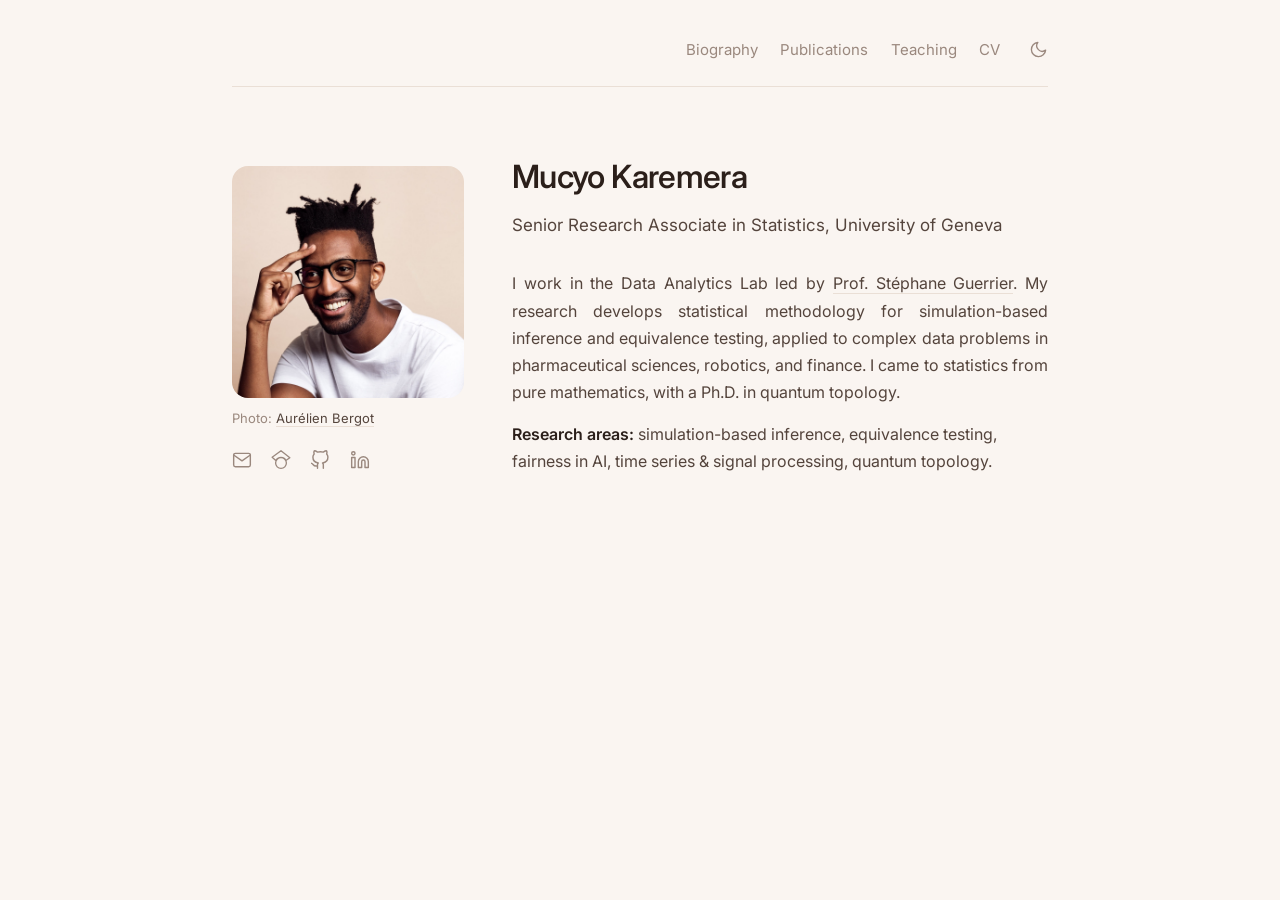
<file: index.html>
<!DOCTYPE html>
<html lang="en">
<head>
<meta charset="utf-8">
<meta name="viewport" content="width=device-width, initial-scale=1">
<title>Mucyo Karemera</title>
<meta name="description" content="Mucyo Karemera, Senior Research Associate in Statistics, University of Geneva.">
<link rel="preconnect" href="https://fonts.googleapis.com">
<link rel="preconnect" href="https://fonts.gstatic.com" crossorigin>
<link href="https://fonts.googleapis.com/css2?family=Inter:wght@300;400;500;600&display=swap" rel="stylesheet">
<link rel="icon" type="image/png" sizes="32x32" href="assets/favicon-32.png">
<link rel="icon" type="image/png" sizes="64x64" href="assets/favicon-64.png">
<link rel="apple-touch-icon" href="assets/apple-touch-icon.png">
<link rel="stylesheet" href="assets/style.css">
<script>try{localStorage.removeItem("theme");var t=sessionStorage.getItem("theme");if(t)document.documentElement.dataset.theme=t}catch(e){}</script>
<script src="assets/theme.js" defer></script>
<script>/* Pas de transition entre deux pages intérieures (seulement vers ou depuis l'accueil) */
addEventListener("pagereveal",function(e){if(!e.viewTransition||!window.navigation||!navigation.activation)return;
var a=navigation.activation,f=a.from&&a.from.url,t=a.entry&&a.entry.url;
function home(u){var p=new URL(u).pathname;return p.endsWith("/")||p.endsWith("/index.html")}
if(f&&t&&!home(f)&&!home(t))e.viewTransition.skipTransition()});</script>
</head>
<body>
<div class="wrap"><header class="top top-home"><span class="name name-ghost" aria-hidden="true">Mucyo Karemera</span><nav><a href="biography.html">Biography</a><a href="publications.html">Publications</a><a href="teaching.html">Teaching</a><a href="assets/Mucyo_Karemera_CV.pdf" target="_blank" rel="noopener">CV</a><button class="theme-toggle" type="button" title="Light / dark mode" aria-label="Toggle dark mode"><svg class="moon" viewBox="0 0 24 24" fill="none" stroke="currentColor" stroke-width="1.7" stroke-linecap="round" stroke-linejoin="round"><path d="M21 12.8A9 9 0 1 1 11.2 3a7 7 0 0 0 9.8 9.8z"/></svg><svg class="sun" viewBox="0 0 24 24" fill="none" stroke="currentColor" stroke-width="1.7" stroke-linecap="round" stroke-linejoin="round"><circle cx="12" cy="12" r="4"/><path d="M12 2v2M12 20v2M4.9 4.9l1.4 1.4M17.7 17.7l1.4 1.4M2 12h2M20 12h2M4.9 19.1l1.4-1.4M17.7 6.3l1.4-1.4"/></svg></button></nav></header><div class="home"><div class="hero"><div class="side"><figure class="photo"><img src="assets/portrait_carre.jpg" alt="Mucyo Karemera"><figcaption>Photo: <a href="https://www.aurelienbergot.com/">Aurélien Bergot</a></figcaption></figure><div class="icons"><a href="mailto:Mucyo.Karemera@unige.ch" title="Email"><svg viewBox="0 0 24 24" fill="none" stroke="currentColor" stroke-width="1.7" stroke-linecap="round" stroke-linejoin="round"><rect x="2" y="4" width="20" height="16" rx="2"/><polyline points="22,6 12,13 2,6"/></svg></a><a href="https://scholar.google.com/citations?hl=en&user=Ib6k-fgAAAAJ" title="Google Scholar"><svg viewBox="0 0 24 26" fill="none" stroke="currentColor" stroke-width="1.7" stroke-linecap="round" stroke-linejoin="round"><path d="M5.242 13.769L0.5 9.5 12 1l11.5 9-5.242 3.769C17.548 11.249 14.978 9.5 12 9.5c-2.977 0-5.548 1.748-6.758 4.269zM12 10a7 7 0 1 0 0 14 7 7 0 0 0 0-14z"/></svg></a><a href="https://github.com/mucyok" title="GitHub"><svg viewBox="0 0 24 24" fill="none" stroke="currentColor" stroke-width="1.7" stroke-linecap="round" stroke-linejoin="round"><path d="M9 19c-5 1.5-5-2.5-7-3m14 6v-3.87a3.37 3.37 0 0 0-.94-2.61c3.14-.35 6.44-1.54 6.44-7A5.44 5.44 0 0 0 20 4.77 5.07 5.07 0 0 0 19.91 1S18.73.65 16 2.48a13.38 13.38 0 0 0-7 0C6.27.65 5.09 1 5.09 1A5.07 5.07 0 0 0 5 4.77a5.44 5.44 0 0 0-1.5 3.78c0 5.42 3.3 6.61 6.44 7A3.37 3.37 0 0 0 9 18.13V22"/></svg></a><a href="https://www.linkedin.com/in/mucyo-karemera-80ab60377/" title="LinkedIn"><svg viewBox="0 0 24 24" fill="none" stroke="currentColor" stroke-width="1.7" stroke-linecap="round" stroke-linejoin="round"><path d="M16 8a6 6 0 0 1 6 6v7h-4v-7a2 2 0 0 0-2-2 2 2 0 0 0-2 2v7h-4v-7a6 6 0 0 1 6-6z"/><rect x="2" y="9" width="4" height="12"/><circle cx="4" cy="4" r="2"/></svg></a></div></div><div class="txt"><h1>Mucyo Karemera</h1><p class="role">Senior Research Associate in Statistics, University of Geneva</p><p class="bio">I work in the Data Analytics Lab led by <a href="https://stephaneguerrier.com/">Prof. Stéphane Guerrier</a>. My research develops statistical methodology for simulation-based inference and equivalence testing, applied to complex data problems in pharmaceutical sciences, robotics, and finance. I came to statistics from pure mathematics, with a Ph.D. in quantum topology.</p><p class="bio"><b>Research areas:</b> simulation-based inference, equivalence testing, fairness in AI, time series &amp; signal processing, quantum topology.</p></div></div></div></div>
</body>
</html>
</file>
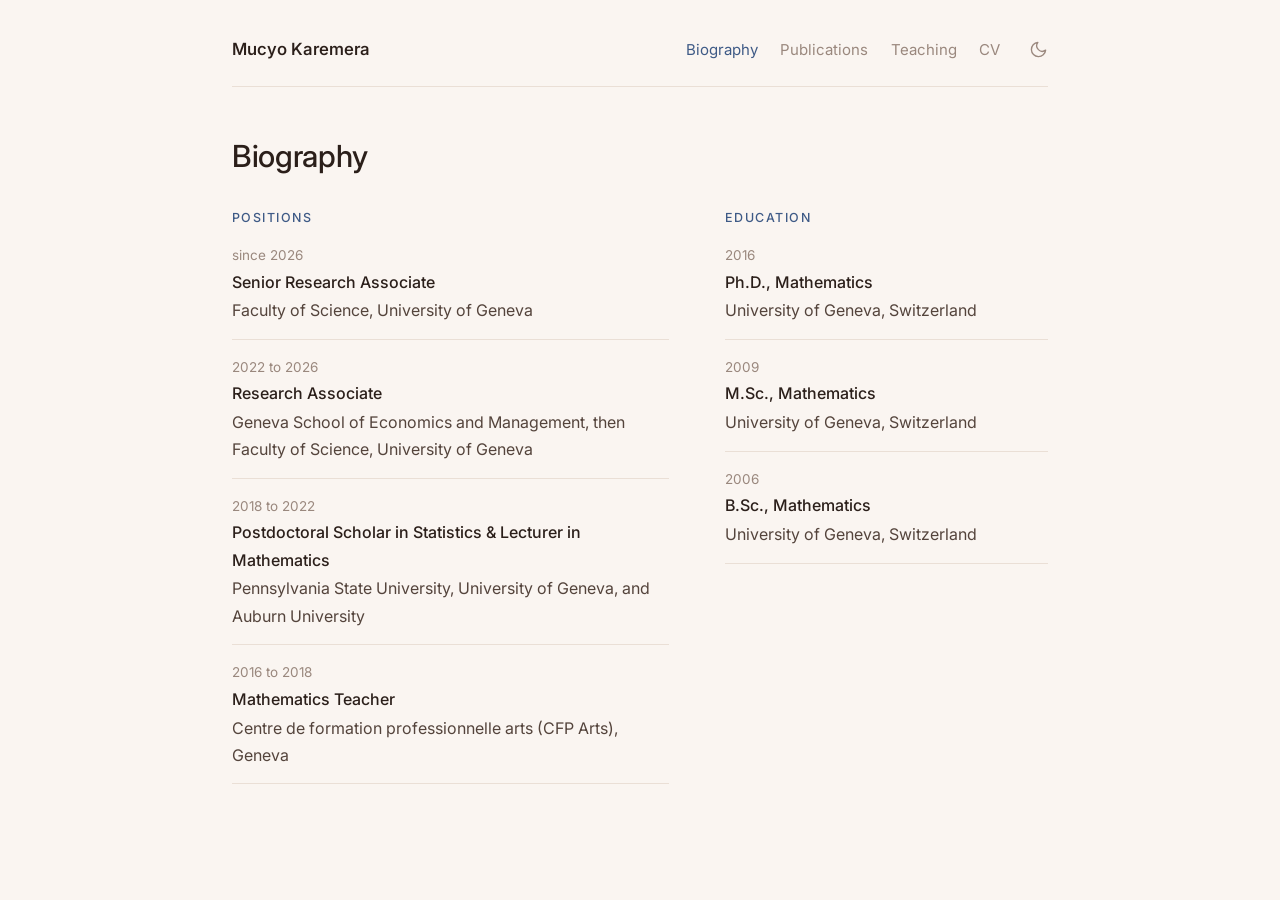
<file: biography.html>
<!DOCTYPE html>
<html lang="en">
<head>
<meta charset="utf-8">
<meta name="viewport" content="width=device-width, initial-scale=1">
<title>Biography · Mucyo Karemera</title>
<meta name="description" content="Mucyo Karemera, Senior Research Associate in Statistics, University of Geneva.">
<link rel="preconnect" href="https://fonts.googleapis.com">
<link rel="preconnect" href="https://fonts.gstatic.com" crossorigin>
<link href="https://fonts.googleapis.com/css2?family=Inter:wght@300;400;500;600&display=swap" rel="stylesheet">
<link rel="icon" type="image/png" sizes="32x32" href="assets/favicon-32.png">
<link rel="icon" type="image/png" sizes="64x64" href="assets/favicon-64.png">
<link rel="apple-touch-icon" href="assets/apple-touch-icon.png">
<link rel="stylesheet" href="assets/style.css">
<script>try{localStorage.removeItem("theme");var t=sessionStorage.getItem("theme");if(t)document.documentElement.dataset.theme=t}catch(e){}</script>
<script src="assets/theme.js" defer></script>
<script>/* Pas de transition entre deux pages intérieures (seulement vers ou depuis l'accueil) */
addEventListener("pagereveal",function(e){if(!e.viewTransition||!window.navigation||!navigation.activation)return;
var a=navigation.activation,f=a.from&&a.from.url,t=a.entry&&a.entry.url;
function home(u){var p=new URL(u).pathname;return p.endsWith("/")||p.endsWith("/index.html")}
if(f&&t&&!home(f)&&!home(t))e.viewTransition.skipTransition()});</script>
</head>
<body>
<div class="wrap"><header class="top"><a class="name" href="index.html">Mucyo Karemera</a><nav><a href="biography.html" class=on>Biography</a><a href="publications.html">Publications</a><a href="teaching.html">Teaching</a><a href="assets/Mucyo_Karemera_CV.pdf" target="_blank" rel="noopener">CV</a><button class="theme-toggle" type="button" title="Light / dark mode" aria-label="Toggle dark mode"><svg class="moon" viewBox="0 0 24 24" fill="none" stroke="currentColor" stroke-width="1.7" stroke-linecap="round" stroke-linejoin="round"><path d="M21 12.8A9 9 0 1 1 11.2 3a7 7 0 0 0 9.8 9.8z"/></svg><svg class="sun" viewBox="0 0 24 24" fill="none" stroke="currentColor" stroke-width="1.7" stroke-linecap="round" stroke-linejoin="round"><circle cx="12" cy="12" r="4"/><path d="M12 2v2M12 20v2M4.9 4.9l1.4 1.4M17.7 17.7l1.4 1.4M2 12h2M20 12h2M4.9 19.1l1.4-1.4M17.7 6.3l1.4-1.4"/></svg></button></nav></header><main><h1>Biography</h1><div class="bio-cols"><section><h2>Positions</h2><ul class="cv2"><li><span class="cv-when">since 2026</span><b>Senior Research Associate</b><span>Faculty of Science, University of Geneva</span></li><li><span class="cv-when">2022 to 2026</span><b>Research Associate</b><span>Geneva School of Economics and Management, then Faculty of Science, University of Geneva</span></li><li><span class="cv-when">2018 to 2022</span><b>Postdoctoral Scholar in Statistics &amp; Lecturer in Mathematics</b><span>Pennsylvania State University, University of Geneva, and Auburn University</span></li><li><span class="cv-when">2016 to 2018</span><b>Mathematics Teacher</b><span>Centre de formation professionnelle arts (CFP Arts), Geneva</span></li></ul></section><section><h2>Education</h2><ul class="cv2"><li><span class="cv-when">2016</span><b>Ph.D., Mathematics</b><span>University of Geneva, Switzerland</span></li><li><span class="cv-when">2009</span><b>M.Sc., Mathematics</b><span>University of Geneva, Switzerland</span></li><li><span class="cv-when">2006</span><b>B.Sc., Mathematics</b><span>University of Geneva, Switzerland</span></li></ul></section></div></main></div>
</body>
</html>
</file>
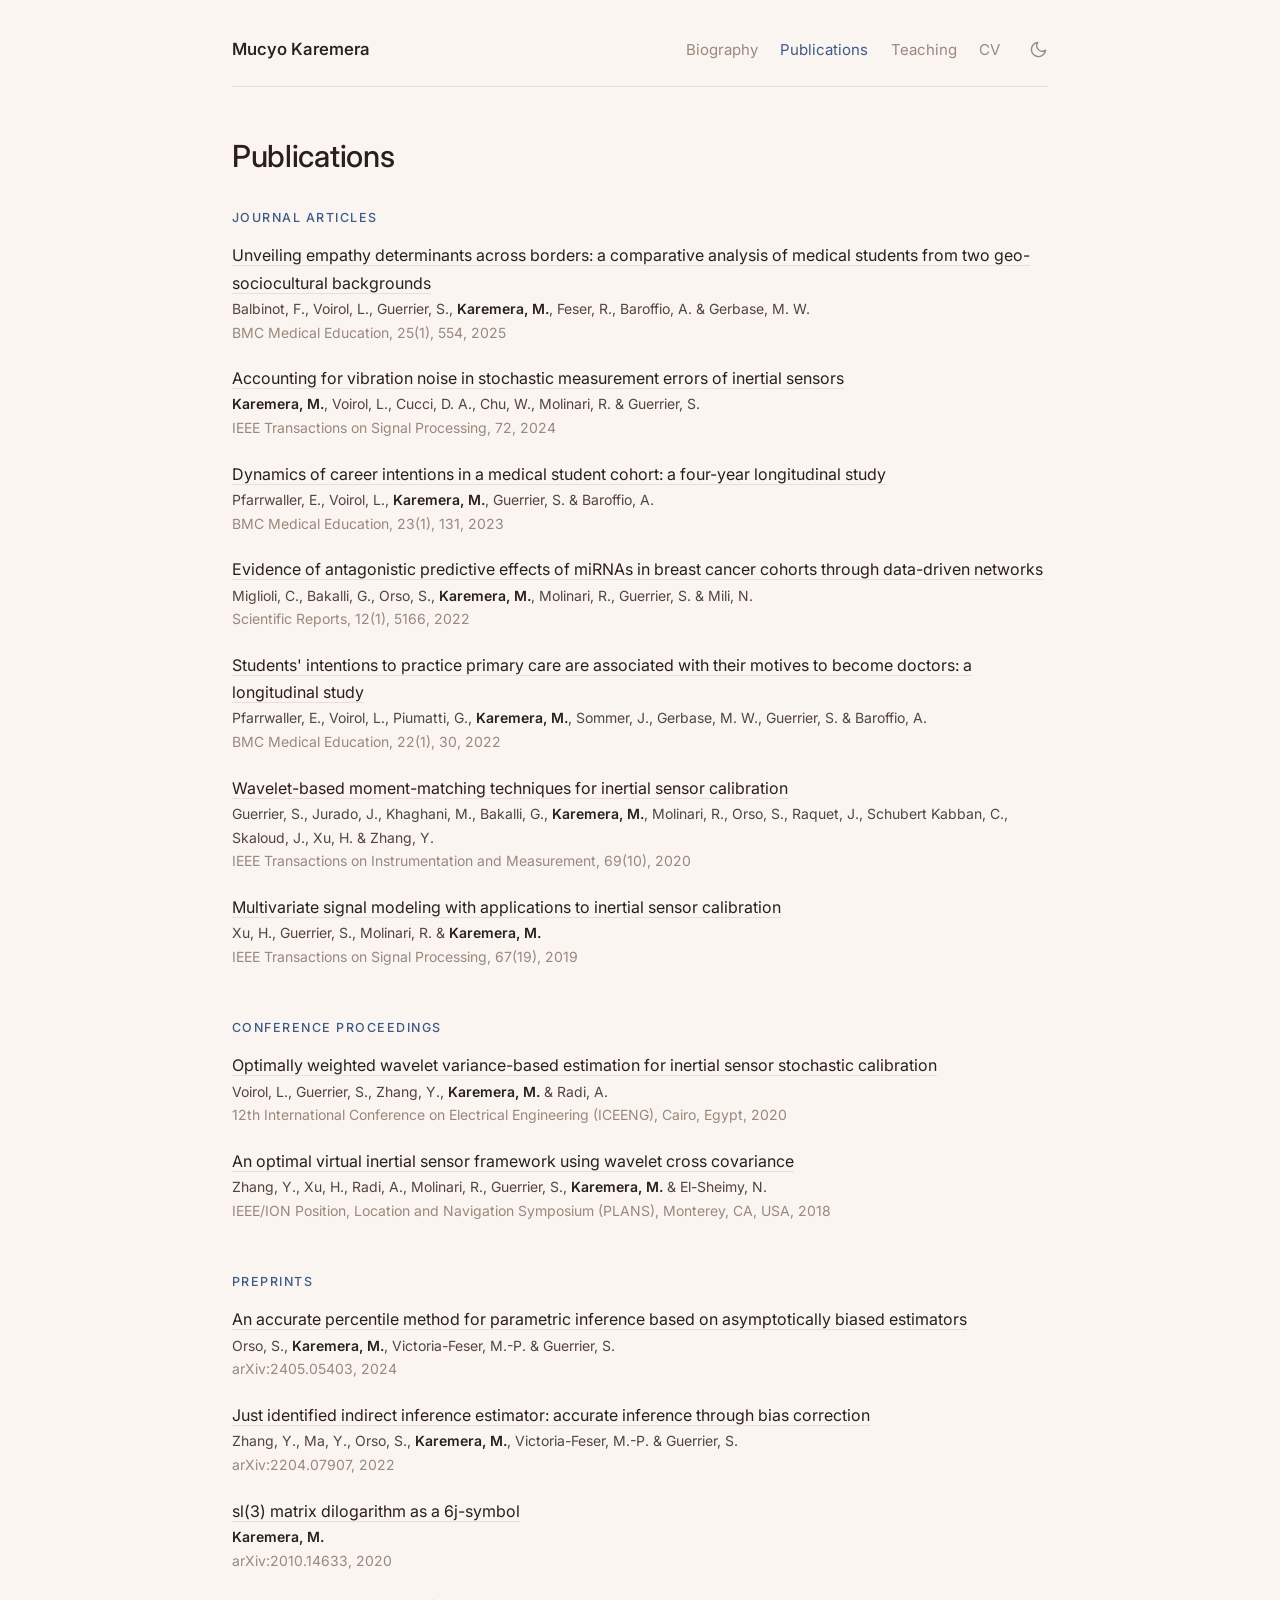
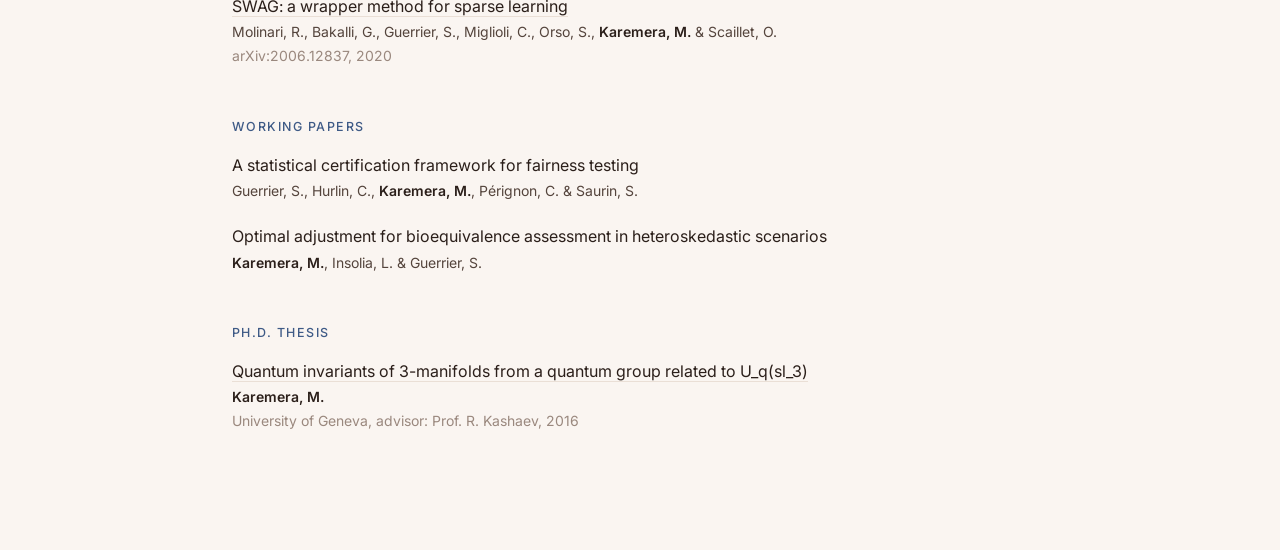
<file: publications.html>
<!DOCTYPE html>
<html lang="en">
<head>
<meta charset="utf-8">
<meta name="viewport" content="width=device-width, initial-scale=1">
<title>Publications · Mucyo Karemera</title>
<meta name="description" content="Mucyo Karemera, Senior Research Associate in Statistics, University of Geneva.">
<link rel="preconnect" href="https://fonts.googleapis.com">
<link rel="preconnect" href="https://fonts.gstatic.com" crossorigin>
<link href="https://fonts.googleapis.com/css2?family=Inter:wght@300;400;500;600&display=swap" rel="stylesheet">
<link rel="icon" type="image/png" sizes="32x32" href="assets/favicon-32.png">
<link rel="icon" type="image/png" sizes="64x64" href="assets/favicon-64.png">
<link rel="apple-touch-icon" href="assets/apple-touch-icon.png">
<link rel="stylesheet" href="assets/style.css">
<script>try{localStorage.removeItem("theme");var t=sessionStorage.getItem("theme");if(t)document.documentElement.dataset.theme=t}catch(e){}</script>
<script src="assets/theme.js" defer></script>
<script>/* Pas de transition entre deux pages intérieures (seulement vers ou depuis l'accueil) */
addEventListener("pagereveal",function(e){if(!e.viewTransition||!window.navigation||!navigation.activation)return;
var a=navigation.activation,f=a.from&&a.from.url,t=a.entry&&a.entry.url;
function home(u){var p=new URL(u).pathname;return p.endsWith("/")||p.endsWith("/index.html")}
if(f&&t&&!home(f)&&!home(t))e.viewTransition.skipTransition()});</script>
</head>
<body>
<div class="wrap"><header class="top"><a class="name" href="index.html">Mucyo Karemera</a><nav><a href="biography.html">Biography</a><a href="publications.html" class=on>Publications</a><a href="teaching.html">Teaching</a><a href="assets/Mucyo_Karemera_CV.pdf" target="_blank" rel="noopener">CV</a><button class="theme-toggle" type="button" title="Light / dark mode" aria-label="Toggle dark mode"><svg class="moon" viewBox="0 0 24 24" fill="none" stroke="currentColor" stroke-width="1.7" stroke-linecap="round" stroke-linejoin="round"><path d="M21 12.8A9 9 0 1 1 11.2 3a7 7 0 0 0 9.8 9.8z"/></svg><svg class="sun" viewBox="0 0 24 24" fill="none" stroke="currentColor" stroke-width="1.7" stroke-linecap="round" stroke-linejoin="round"><circle cx="12" cy="12" r="4"/><path d="M12 2v2M12 20v2M4.9 4.9l1.4 1.4M17.7 17.7l1.4 1.4M2 12h2M20 12h2M4.9 19.1l1.4-1.4M17.7 6.3l1.4-1.4"/></svg></button></nav></header><main><h1>Publications</h1><h2>Journal articles</h2><ul class="pubs"><li><span class="pub-t"><a href="https://doi.org/10.1186/s12909-025-07109-7">Unveiling empathy determinants across borders: a comparative analysis of medical students from two geo-sociocultural backgrounds</a></span><span class="pub-a">Balbinot, F., Voirol, L., Guerrier, S., <strong>Karemera, M.</strong>, Feser, R., Baroffio, A. &amp; Gerbase, M. W.</span><span class="pub-v">BMC Medical Education, 25(1), 554, 2025</span></li><li><span class="pub-t"><a href="https://doi.org/10.1109/tsp.2024.3387313">Accounting for vibration noise in stochastic measurement errors of inertial sensors</a></span><span class="pub-a"><strong>Karemera, M.</strong>, Voirol, L., Cucci, D. A., Chu, W., Molinari, R. &amp; Guerrier, S.</span><span class="pub-v">IEEE Transactions on Signal Processing, 72, 2024</span></li><li><span class="pub-t"><a href="https://doi.org/10.1186/s12909-023-04102-w">Dynamics of career intentions in a medical student cohort: a four-year longitudinal study</a></span><span class="pub-a">Pfarrwaller, E., Voirol, L., <strong>Karemera, M.</strong>, Guerrier, S. &amp; Baroffio, A.</span><span class="pub-v">BMC Medical Education, 23(1), 131, 2023</span></li><li><span class="pub-t"><a href="https://doi.org/10.1038/s41598-022-08737-5">Evidence of antagonistic predictive effects of miRNAs in breast cancer cohorts through data-driven networks</a></span><span class="pub-a">Miglioli, C., Bakalli, G., Orso, S., <strong>Karemera, M.</strong>, Molinari, R., Guerrier, S. &amp; Mili, N.</span><span class="pub-v">Scientific Reports, 12(1), 5166, 2022</span></li><li><span class="pub-t"><a href="https://doi.org/10.1186/s12909-021-03091-y">Students&#x27; intentions to practice primary care are associated with their motives to become doctors: a longitudinal study</a></span><span class="pub-a">Pfarrwaller, E., Voirol, L., Piumatti, G., <strong>Karemera, M.</strong>, Sommer, J., Gerbase, M. W., Guerrier, S. &amp; Baroffio, A.</span><span class="pub-v">BMC Medical Education, 22(1), 30, 2022</span></li><li><span class="pub-t"><a href="https://doi.org/10.1109/tim.2020.2984820">Wavelet-based moment-matching techniques for inertial sensor calibration</a></span><span class="pub-a">Guerrier, S., Jurado, J., Khaghani, M., Bakalli, G., <strong>Karemera, M.</strong>, Molinari, R., Orso, S., Raquet, J., Schubert Kabban, C., Skaloud, J., Xu, H. &amp; Zhang, Y.</span><span class="pub-v">IEEE Transactions on Instrumentation and Measurement, 69(10), 2020</span></li><li><span class="pub-t"><a href="https://doi.org/10.1109/tsp.2019.2935902">Multivariate signal modeling with applications to inertial sensor calibration</a></span><span class="pub-a">Xu, H., Guerrier, S., Molinari, R. &amp; <strong>Karemera, M.</strong></span><span class="pub-v">IEEE Transactions on Signal Processing, 67(19), 2019</span></li></ul><h2>Conference proceedings</h2><ul class="pubs"><li><span class="pub-t"><a href="https://doi.org/10.1109/iceeng45378.2020.9171715">Optimally weighted wavelet variance-based estimation for inertial sensor stochastic calibration</a></span><span class="pub-a">Voirol, L., Guerrier, S., Zhang, Y., <strong>Karemera, M.</strong> &amp; Radi, A.</span><span class="pub-v">12th International Conference on Electrical Engineering (ICEENG), Cairo, Egypt, 2020</span></li><li><span class="pub-t"><a href="https://doi.org/10.1109/plans.2018.8373525">An optimal virtual inertial sensor framework using wavelet cross covariance</a></span><span class="pub-a">Zhang, Y., Xu, H., Radi, A., Molinari, R., Guerrier, S., <strong>Karemera, M.</strong> &amp; El-Sheimy, N.</span><span class="pub-v">IEEE/ION Position, Location and Navigation Symposium (PLANS), Monterey, CA, USA, 2018</span></li></ul><h2>Preprints</h2><ul class="pubs"><li><span class="pub-t"><a href="https://arxiv.org/abs/2405.05403">An accurate percentile method for parametric inference based on asymptotically biased estimators</a></span><span class="pub-a">Orso, S., <strong>Karemera, M.</strong>, Victoria-Feser, M.-P. &amp; Guerrier, S.</span><span class="pub-v">arXiv:2405.05403, 2024</span></li><li><span class="pub-t"><a href="https://arxiv.org/abs/2204.07907">Just identified indirect inference estimator: accurate inference through bias correction</a></span><span class="pub-a">Zhang, Y., Ma, Y., Orso, S., <strong>Karemera, M.</strong>, Victoria-Feser, M.-P. &amp; Guerrier, S.</span><span class="pub-v">arXiv:2204.07907, 2022</span></li><li><span class="pub-t"><a href="https://arxiv.org/abs/2010.14633">sl(3) matrix dilogarithm as a 6j-symbol</a></span><span class="pub-a"><strong>Karemera, M.</strong></span><span class="pub-v">arXiv:2010.14633, 2020</span></li><li><span class="pub-t"><a href="https://arxiv.org/abs/2006.12837">SWAG: a wrapper method for sparse learning</a></span><span class="pub-a">Molinari, R., Bakalli, G., Guerrier, S., Miglioli, C., Orso, S., <strong>Karemera, M.</strong> &amp; Scaillet, O.</span><span class="pub-v">arXiv:2006.12837, 2020</span></li></ul><h2>Working papers</h2><ul class="pubs"><li><span class="pub-t">A statistical certification framework for fairness testing</span><span class="pub-a">Guerrier, S., Hurlin, C., <strong>Karemera, M.</strong>, Pérignon, C. &amp; Saurin, S.</span></li><li><span class="pub-t">Optimal adjustment for bioequivalence assessment in heteroskedastic scenarios</span><span class="pub-a"><strong>Karemera, M.</strong>, Insolia, L. &amp; Guerrier, S.</span></li></ul><h2>Ph.D. thesis</h2><ul class="pubs"><li><span class="pub-t"><a href="https://archive-ouverte.unige.ch/unige:143756">Quantum invariants of 3-manifolds from a quantum group related to U_q(sl_3)</a></span><span class="pub-a"><strong>Karemera, M.</strong></span><span class="pub-v">University of Geneva, advisor: Prof. R. Kashaev, 2016</span></li></ul></main></div>
</body>
</html>
</file>
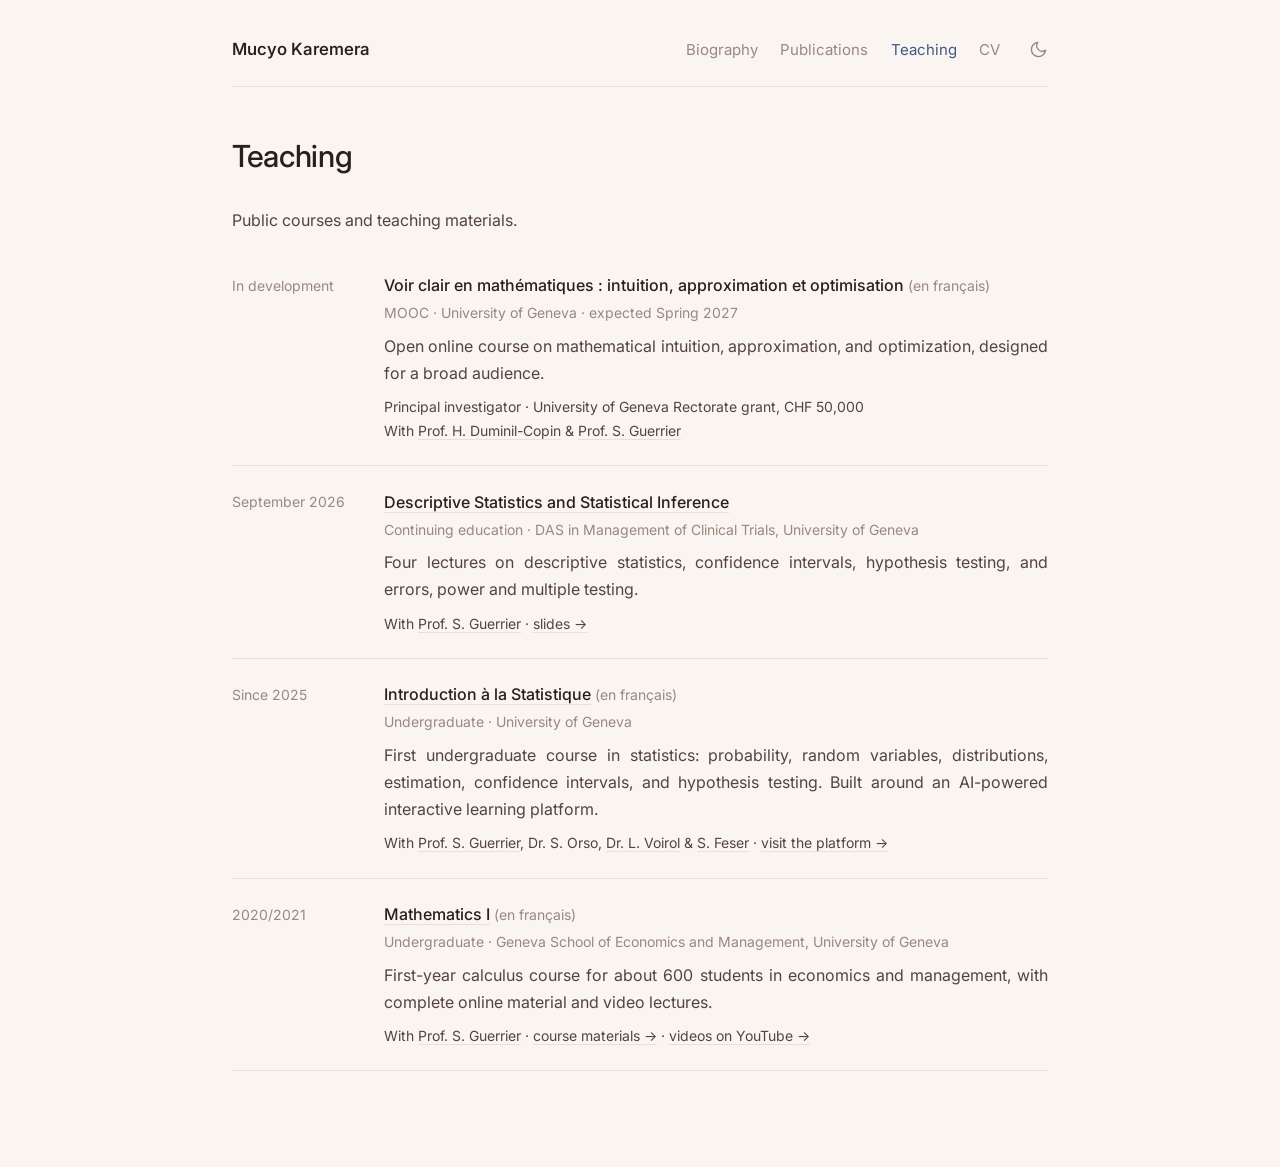
<file: teaching.html>
<!DOCTYPE html>
<html lang="en">
<head>
<meta charset="utf-8">
<meta name="viewport" content="width=device-width, initial-scale=1">
<title>Teaching · Mucyo Karemera</title>
<meta name="description" content="Mucyo Karemera, Senior Research Associate in Statistics, University of Geneva.">
<link rel="preconnect" href="https://fonts.googleapis.com">
<link rel="preconnect" href="https://fonts.gstatic.com" crossorigin>
<link href="https://fonts.googleapis.com/css2?family=Inter:wght@300;400;500;600&display=swap" rel="stylesheet">
<link rel="icon" type="image/png" sizes="32x32" href="assets/favicon-32.png">
<link rel="icon" type="image/png" sizes="64x64" href="assets/favicon-64.png">
<link rel="apple-touch-icon" href="assets/apple-touch-icon.png">
<link rel="stylesheet" href="assets/style.css">
<script>try{localStorage.removeItem("theme");var t=sessionStorage.getItem("theme");if(t)document.documentElement.dataset.theme=t}catch(e){}</script>
<script src="assets/theme.js" defer></script>
<script>/* Pas de transition entre deux pages intérieures (seulement vers ou depuis l'accueil) */
addEventListener("pagereveal",function(e){if(!e.viewTransition||!window.navigation||!navigation.activation)return;
var a=navigation.activation,f=a.from&&a.from.url,t=a.entry&&a.entry.url;
function home(u){var p=new URL(u).pathname;return p.endsWith("/")||p.endsWith("/index.html")}
if(f&&t&&!home(f)&&!home(t))e.viewTransition.skipTransition()});</script>
</head>
<body>
<div class="wrap"><header class="top"><a class="name" href="index.html">Mucyo Karemera</a><nav><a href="biography.html">Biography</a><a href="publications.html">Publications</a><a href="teaching.html" class=on>Teaching</a><a href="assets/Mucyo_Karemera_CV.pdf" target="_blank" rel="noopener">CV</a><button class="theme-toggle" type="button" title="Light / dark mode" aria-label="Toggle dark mode"><svg class="moon" viewBox="0 0 24 24" fill="none" stroke="currentColor" stroke-width="1.7" stroke-linecap="round" stroke-linejoin="round"><path d="M21 12.8A9 9 0 1 1 11.2 3a7 7 0 0 0 9.8 9.8z"/></svg><svg class="sun" viewBox="0 0 24 24" fill="none" stroke="currentColor" stroke-width="1.7" stroke-linecap="round" stroke-linejoin="round"><circle cx="12" cy="12" r="4"/><path d="M12 2v2M12 20v2M4.9 4.9l1.4 1.4M17.7 17.7l1.4 1.4M2 12h2M20 12h2M4.9 19.1l1.4-1.4M17.7 6.3l1.4-1.4"/></svg></button></nav></header><main><h1>Teaching</h1><p>Public courses and teaching materials.</p><ul class="teach"><li><span class="cv-when">In development</span><div><div class="teach-t">Voir clair en mathématiques : intuition, approximation et optimisation <span class="teach-lang">(en français)</span></div><div class="teach-l">MOOC · University of Geneva · expected Spring 2027</div><p>Open online course on mathematical intuition, approximation, and optimization, designed for a broad audience.</p><div class="teach-w">Principal investigator · University of Geneva Rectorate grant, CHF&nbsp;50,000<br>With <a href="https://www.ihes.fr/~duminil/">Prof. H. Duminil-Copin</a> &amp; <a href="https://stephaneguerrier.com/">Prof. S. Guerrier</a></div></div></li><li><span class="cv-when">September 2026</span><div><div class="teach-t"><a href="https://mucyok.github.io/das-clinical-trials-statistics/">Descriptive Statistics and Statistical Inference</a></div><div class="teach-l">Continuing education · DAS in Management of Clinical Trials, University of Geneva</div><p>Four lectures on descriptive statistics, confidence intervals, hypothesis testing, and errors, power and multiple testing.</p><div class="teach-w">With <a href="https://stephaneguerrier.com/">Prof. S. Guerrier</a> · <a href="https://mucyok.github.io/das-clinical-trials-statistics/">slides →</a></div></div></li><li><span class="cv-when">Since 2025</span><div><div class="teach-t"><a href="https://intro-statistique.netlify.app/">Introduction à la Statistique</a> <span class="teach-lang">(en français)</span></div><div class="teach-l">Undergraduate · University of Geneva</div><p>First undergraduate course in statistics: probability, random variables, distributions, estimation, confidence intervals, and hypothesis testing. Built around an AI-powered interactive learning platform.</p><div class="teach-w">With <a href="https://stephaneguerrier.com/">Prof. S. Guerrier</a>, Dr. S. Orso, <a href="https://lionelvoirol.com/">Dr. L. Voirol</a> &amp; <a href="https://sebastienfeser.ch/">S. Feser</a> · <a href="https://intro-statistique.netlify.app/">visit the platform →</a></div></div></li><li><span class="cv-when">2020/2021</span><div><div class="teach-t"><a href="https://mkaremera-math1.netlify.app">Mathematics I</a> <span class="teach-lang">(en français)</span></div><div class="teach-l">Undergraduate · Geneva School of Economics and Management, University of Geneva</div><p>First-year calculus course for about 600 students in economics and management, with complete online material and video lectures.</p><div class="teach-w">With <a href="https://stephaneguerrier.com/">Prof. S. Guerrier</a> · <a href="https://mkaremera-math1.netlify.app">course materials →</a> · <a href="https://www.youtube.com/channel/UCwXJdhGBTzvvTlffkQv-Cjw">videos on YouTube →</a></div></div></li></ul></main></div>
</body>
</html>
</file>
<file: assets/style.css>
/* Mise en page sobre (essai A), tons chauds (essai B), accents ocre ponctuels. */

:root {
  --bg: #faf5f1;        /* crème chaud */
  --ink: #2b1f1a;       /* brun presque noir : titres */
  --text: #54443c;      /* texte courant */
  --muted: #9a887e;     /* dates, mentions secondaires */
  --line: #eadfd6;      /* filets */
  --accent: #3e5a86;    /* bleu denim de la chemise, à doser */
  --card: #fff;         /* fond des étiquettes */
  color-scheme: light;
}

/* Mode nuit : mêmes teintes, inversées (brun très sombre, crème, denim éclairci) */
@media (prefers-color-scheme: dark) {
  :root:not([data-theme="light"]) {
    --bg: #1b1714; --ink: #f1e8e0; --text: #c9bab0; --muted: #8e7f75;
    --line: #342b25; --accent: #8ea8d2; --card: #241e1a; color-scheme: dark;
  }
}
:root[data-theme="dark"] {
  --bg: #1b1714; --ink: #f1e8e0; --text: #c9bab0; --muted: #8e7f75;
  --line: #342b25; --accent: #8ea8d2; --card: #241e1a; color-scheme: dark;
}

* { box-sizing: border-box; }

body {
  margin: 0;
  background: var(--bg);
  color: var(--text);
  font: 16px/1.7 Inter, system-ui, -apple-system, sans-serif;
  -webkit-font-smoothing: antialiased;
}

a { color: inherit; text-decoration: none; border-bottom: 1px solid var(--line); transition: color .2s, border-color .2s; }
a:hover { color: var(--accent); border-color: var(--accent); }

ul { list-style: none; padding: 0; margin: 0; }

.wrap { max-width: 54rem; margin: 0 auto; padding: 0 1.5rem; }

/* ---------- Icônes ---------- */

.icons { display: flex; gap: 1.2rem; }
.icons a { border: 0; color: var(--muted); }
.icons a:hover { color: var(--accent); }
.icons svg { width: 20px; height: 20px; display: block; }

/* ---------- Accueil ---------- */

.home { padding-block: 4.5rem 4rem; }
.hero { display: flex; flex-wrap: wrap; align-items: flex-start; gap: 3rem; }
.hero img {
  width: 14.5rem; max-width: 100%; aspect-ratio: 1 / 1;
  object-fit: cover; object-position: 50% 20%;
  border-radius: 1rem;
}
.hero .side { margin-top: .425rem; width: 14.5rem; max-width: 100%; }  /* haut de la photo aligné sur les majuscules du nom */
.hero .photo { margin: 0; width: 100%; }
.hero .photo img { width: 100%; display: block; }
.hero figcaption { margin-top: .55rem; font-size: 13px; color: var(--muted); }
.hero figcaption a { color: var(--text); }
.hero figcaption a:hover { color: var(--accent); }
.hero .txt { flex: 1; min-width: 16rem; }
.hero h1 { margin: 0; color: var(--ink); font-weight: 560; font-size: 2rem; letter-spacing: -.02em; line-height: 1.15; }
.hero .role { margin: .95rem 0 0; font-size: 17px; }
.hero .bio { margin: 1.9rem 0 0; max-width: 36rem; }
.hero .bio + .bio { margin-top: .9rem; }
.hero .bio b { color: var(--ink); font-weight: 600; }
.hero .side .icons { margin-top: 1.35rem; }  /* icônes centrées optiquement sur la dernière ligne de « Research areas » */
.hero nav { display: flex; flex-wrap: wrap; gap: .4rem 1.6rem; margin-top: 1.6rem; padding-top: 1.3rem; border-top: 1px solid var(--line); font-size: 15px; }
.hero nav a { border: 0; color: var(--text); }
.hero nav a:hover { color: var(--accent); }

/* ---------- En-tête des pages intérieures ---------- */

.top { display: flex; flex-wrap: wrap; justify-content: space-between; align-items: baseline; gap: .6rem 2rem; padding-block: 2.2rem 1.4rem; border-bottom: 1px solid var(--line); }
.top .name { border: 0; color: var(--ink); font-weight: 560; font-size: 1.05rem; }
.top .name:hover { color: var(--accent); }
.top nav { display: flex; flex-wrap: wrap; gap: .3rem 1.4rem; font-size: 15px; }
.top nav a { border: 0; color: var(--muted); }
.top nav a:hover { color: var(--accent); }
.top nav a.on { color: var(--accent); }

main { padding-block: 2.75rem 6rem; }
main h1 { margin: 0 0 1.5rem; color: var(--ink); font-weight: 500; font-size: 1.9rem; letter-spacing: -.01em; }
main h2 { margin: 3rem 0 .9rem; color: var(--accent); font-weight: 500; font-size: .78rem; text-transform: uppercase; letter-spacing: .12em; }
main h2:first-of-type { margin-top: 0; }
main p { margin: 0 0 1rem; max-width: 42rem; }

/* Recherche */
.areas li { margin-bottom: 1rem; max-width: 42rem; }
.areas b { color: var(--ink); font-weight: 600; }

/* Centres d'intérêt */
.tags { display: flex; flex-wrap: wrap; gap: .55rem; }
.tags li { border: 1px solid var(--line); background: var(--card); border-radius: 999px; padding: .3rem .95rem; font-size: 15px; color: var(--ink); }

/* Parcours */
.cv li { display: grid; grid-template-columns: 8rem 1fr; gap: 1.5rem; padding: .75rem 0; border-bottom: 1px solid var(--line); }
.cv-when { color: var(--muted); font-size: 14px; padding-top: .1rem; }
.cv b { color: var(--ink); font-weight: 500; }

/* Publications */
.pubs li { display: flex; flex-direction: column; margin-bottom: 1.3rem; }
.pub-t { color: var(--ink); }
.pub-a, .pub-v { font-size: 14px; }
.pub-v { color: var(--muted); }
.pubs strong { color: var(--ink); font-weight: 600; }

/* Logiciels */
.soft li { padding: 1.1rem 0; border-bottom: 1px solid var(--line); }
.soft li p { margin: .25rem 0 0; }
code { font: 500 15px ui-monospace, Menlo, monospace; color: var(--ink); }
.soft-tag { font-size: 12.5px; color: var(--muted); margin-left: .5rem; }

footer { padding-block: 0 3rem; font-size: 13px; color: var(--muted); }

@media (max-width: 40rem) {
  .hero { gap: 2rem; }
  .hero .side { width: 100%; margin-top: 0; }
  .hero .side .icons { margin-top: 1rem; }  /* empilé : icônes juste sous le crédit */
  .cv li { grid-template-columns: 1fr; gap: .1rem; }
}
main p + h2 { margin-top: 2.5rem !important; }

/* Enseignement */
.teach li { display: grid; grid-template-columns: 8rem 1fr; gap: 1.5rem; padding: 1.4rem 0; border-bottom: 1px solid var(--line); }
.teach-t { color: var(--ink); font-weight: 500; }
.teach-t a { border-color: var(--line); }
.teach-lang { color: var(--muted); font-weight: 400; font-size: 14px; }
.teach-l { color: var(--muted); font-size: 14px; margin-top: .1rem; }
.teach li p { margin: .5rem 0; }
.teach-w { font-size: 14px; }
.teach-w a { white-space: nowrap; }  /* pas de coupure dans les noms */
@media (max-width: 40rem) { .teach li { grid-template-columns: 1fr; gap: .2rem; } }

/* Bouton clair / sombre */
.theme-toggle { border: 0; background: none; padding: 0; color: var(--muted); cursor: pointer; display: inline-flex; }
.theme-toggle:hover { color: var(--accent); }
.theme-toggle svg { width: 19px; height: 19px; display: block; }
.theme-toggle .sun { display: none; }
:root[data-theme="dark"] .theme-toggle .sun { display: block; }
:root[data-theme="dark"] .theme-toggle .moon { display: none; }
@media (prefers-color-scheme: dark) {
  :root:not([data-theme="light"]) .theme-toggle .sun { display: block; }
  :root:not([data-theme="light"]) .theme-toggle .moon { display: none; }
}
.top .theme-toggle { margin-left: .4rem; align-self: center; }

/* Biographie : deux colonnes */
.bio-cols { display: grid; grid-template-columns: 1.35fr 1fr; gap: 3.5rem; }
.bio-cols h2 { margin-top: 0 !important; }
.cv2 li { display: flex; flex-direction: column; padding: .9rem 0; border-bottom: 1px solid var(--line); }
.cv2 li:first-child { padding-top: 0; }
.cv2 .cv-when { font-size: 13.5px; }
.cv2 b { color: var(--ink); font-weight: 500; margin: .1rem 0; }
@media (max-width: 44rem) { .bio-cols { grid-template-columns: 1fr; gap: 2.5rem; } }

/* Texte justifié (paragraphes seulement) */
@media (min-width: 40rem) {
  .hero .bio, main p { text-align: justify; hyphens: auto; -webkit-hyphens: auto; hyphenate-limit-chars: 9 4 4; }
  .hero .bio + .bio { text-align: left; hyphens: manual; -webkit-hyphens: manual; }  /* mots longs insécables : blancs trop grands si justifié */
}

/* Petits téléphones : menu resserré pour que le bouton jour/nuit reste sur la ligne.
   Seuil = largeur où le menu normal ne tient plus (environ 402 px) */
@media (max-width: 25.25rem) {
  .top nav { gap: .3rem .9rem; font-size: 14px; }
  .top .theme-toggle { margin-left: .1rem; }
}

/* Accueil : menu seul, à droite (à gauche sur téléphone, comme sur les autres pages) */
.top-home .name-ghost { visibility: hidden; }
@media (max-width: 40rem) {
  .top-home { padding-block: 1.6rem 1.1rem; }
  .top-home .name-ghost { display: none; }
  .home { padding-block: 2rem 3rem; }
}

/* ---------- Transition entre pages (View Transitions, navigateurs récents) ----------
   Le grand nom de l'accueil et le petit nom de l'en-tête sont le même élément :
   le navigateur anime le passage de l'un à l'autre. Ailleurs, simple fondu. */
@view-transition { navigation: auto; }
.hero h1 { width: fit-content; view-transition-name: site-name; }
.top a.name { view-transition-name: site-name; }
::view-transition-group(site-name) { animation-duration: .45s; animation-timing-function: cubic-bezier(.2, .7, .2, 1); }
::view-transition-old(root), ::view-transition-new(root) { animation-duration: .3s; }
@media (prefers-reduced-motion: reduce) {
  @view-transition { navigation: none; }
}
</file>
